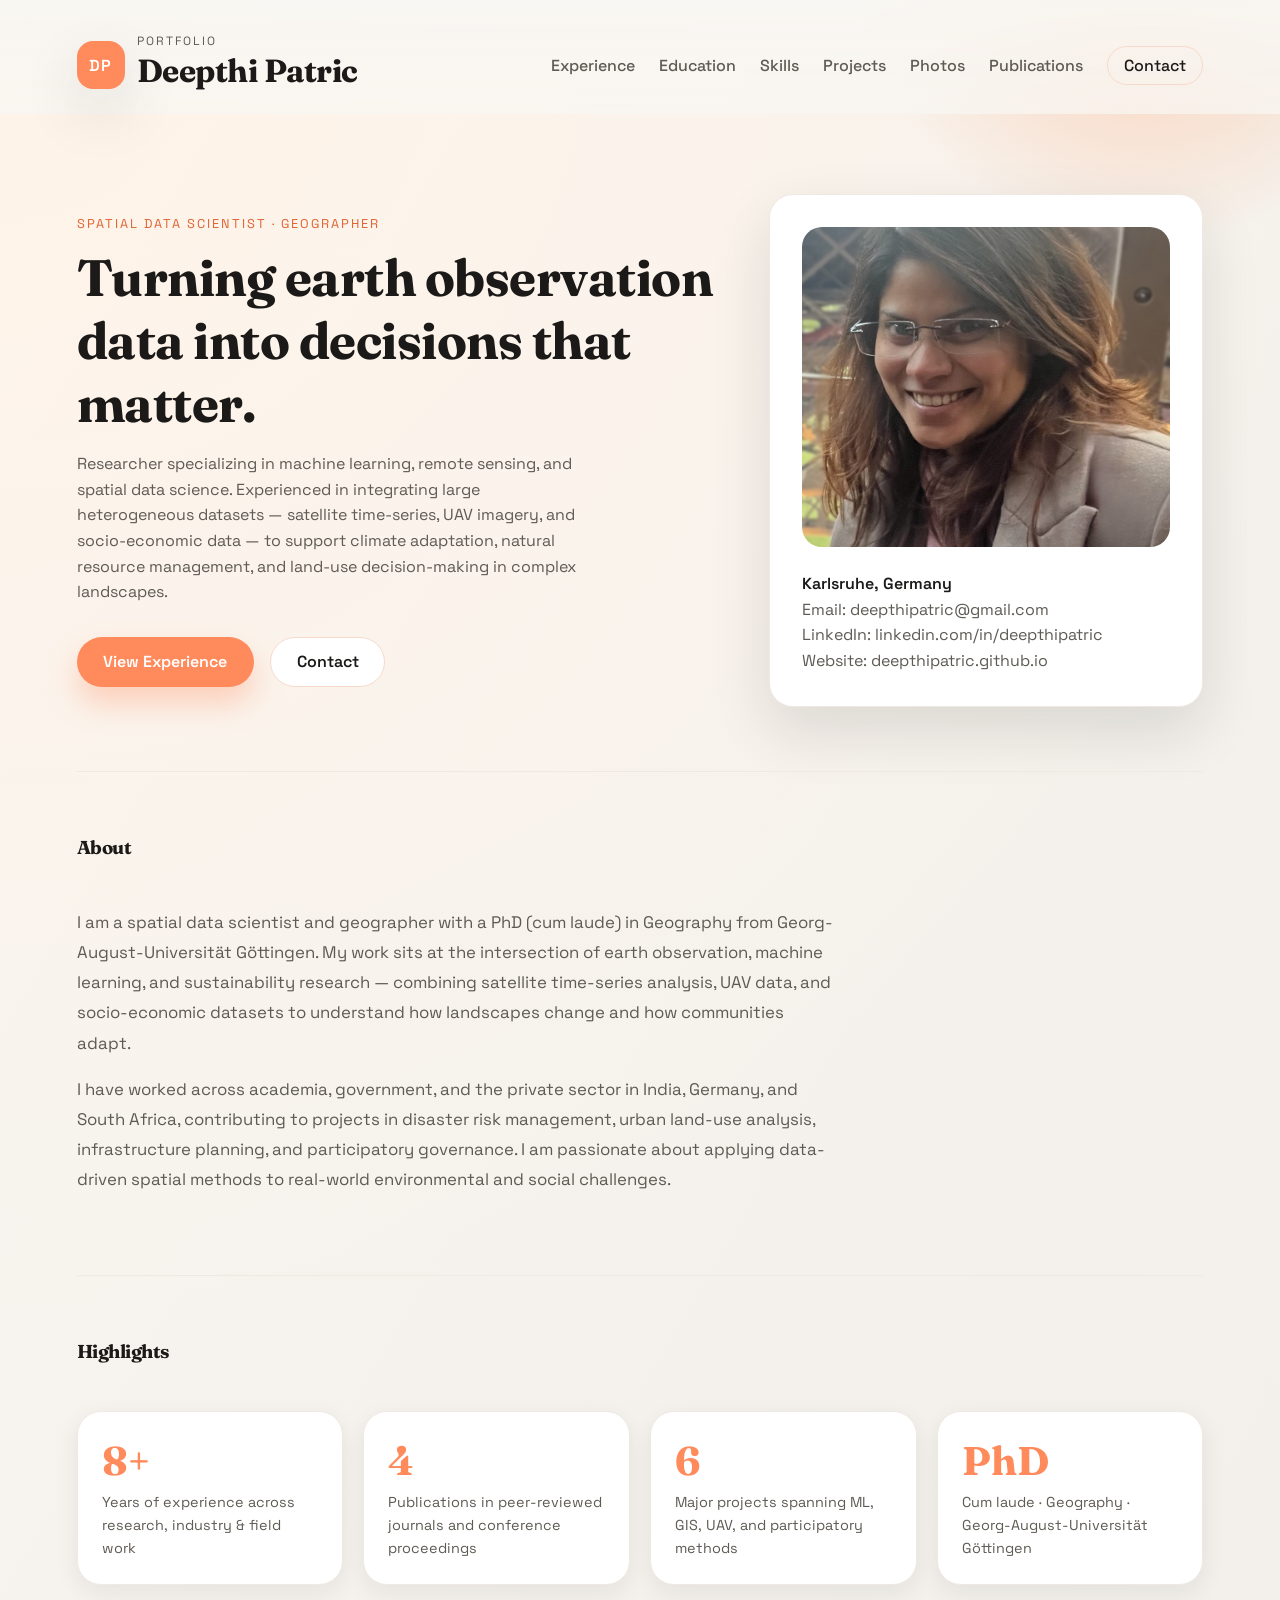
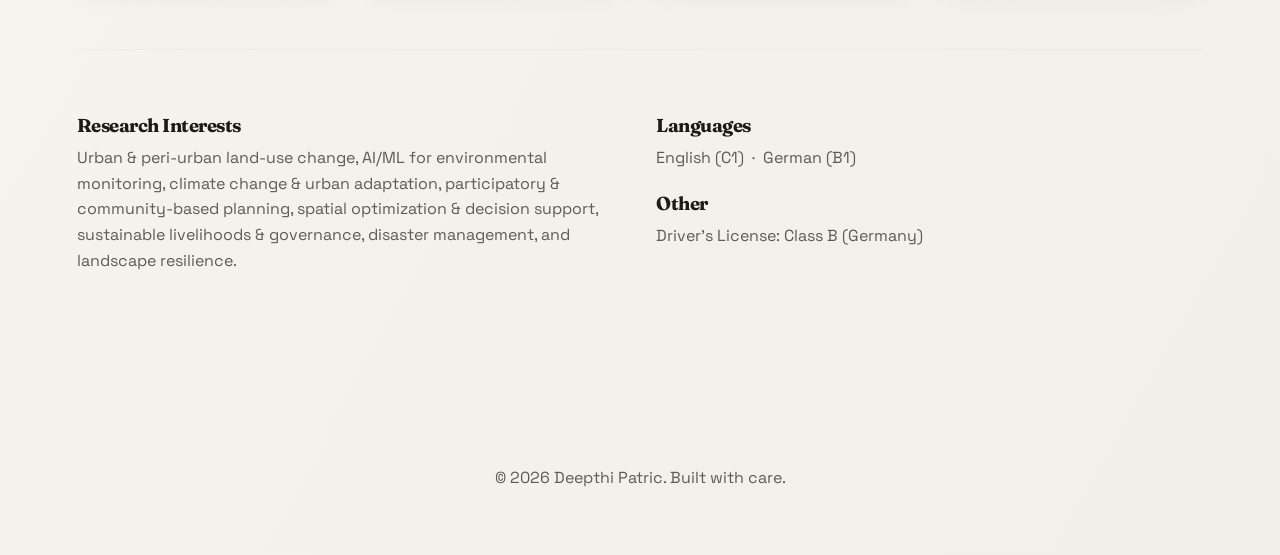
<file: index.html>
<!doctype html>
<html lang="en">
  <head>
    <meta charset="UTF-8" />
    <meta name="viewport" content="width=device-width, initial-scale=1" />
    <title>Deepthi Patric | Spatial Data Scientist</title>
    <!-- Google tag (gtag.js) -->
    <script async src="https://www.googletagmanager.com/gtag/js?id=G-7VV9YY1Y9J"></script>
    <script>
      window.dataLayer = window.dataLayer || [];
      function gtag(){dataLayer.push(arguments);}
      gtag('js', new Date());
      gtag('config', 'G-7VV9YY1Y9J');
    </script>
    <link rel="stylesheet" href="styles.css" />
  </head>
  <body>
    <div class="bg-orbit"></div>
    <header class="site-header">
      <div class="brand">
        <a href="index.html" style="text-decoration:none;color:inherit;display:flex;align-items:center;gap:0.75rem;">
          <span class="mark">DP</span>
          <div>
            <p class="eyebrow">Portfolio</p>
            <h1>Deepthi Patric</h1>
          </div>
        </a>
      </div>
      <nav class="nav">
        <a href="experience.html">Experience</a>
        <a href="education.html">Education</a>
        <a href="skills.html">Skills</a>
        <a href="projects.html">Projects</a>
        <a href="photos.html">Photos</a>
        <a href="publications.html">Publications</a>
        <a class="cta" href="contact.html">Contact</a>
      </nav>
    </header>

    <main>
      <section class="hero">
        <div class="hero-text">
          <p class="kicker">Spatial Data Scientist · Geographer</p>
          <h2>Turning earth observation data into decisions that matter.</h2>
          <p class="lede">
            Researcher specializing in machine learning, remote sensing, and
            spatial data science. Experienced in integrating large heterogeneous
            datasets — satellite time-series, UAV imagery, and socio-economic
            data — to support climate adaptation, natural resource management,
            and land-use decision-making in complex landscapes.
          </p>
          <div class="hero-actions">
            <a class="btn primary" href="experience.html">View Experience</a>
            <a class="btn ghost" href="contact.html">Contact</a>
          </div>
        </div>
        <div class="hero-card profile-card">
          <img
            src="assets/IMG_0739_ed.jpg"
            alt="Deepthi Patric"
            class="profile-photo"
          />
          <div>
            <p class="profile-title">Karlsruhe, Germany</p>
            <p>Email: <a href="mailto:deepthipatric@gmail.com">deepthipatric@gmail.com</a></p>
            <p>LinkedIn: <a href="https://www.linkedin.com/in/deepthipatric">linkedin.com/in/deepthipatric</a></p>
            <p>Website: <a href="https://deepthipatric.github.io/">deepthipatric.github.io</a></p>
          </div>
        </div>
      </section>

      <!-- About / Profile summary -->
      <section class="section">
        <div class="section-title">
          <h3>About</h3>
        </div>
        <div class="about-block">
          <p>
            I am a spatial data scientist and geographer with a PhD (cum laude) in Geography
            from Georg-August-Universität Göttingen. My work sits at the intersection of
            earth observation, machine learning, and sustainability research — combining
            satellite time-series analysis, UAV data, and socio-economic datasets to
            understand how landscapes change and how communities adapt.
          </p>
          <p>
            I have worked across academia, government, and the private sector in India,
            Germany, and South Africa, contributing to projects in disaster risk management,
            urban land-use analysis, infrastructure planning, and participatory governance.
            I am passionate about applying data-driven spatial methods to real-world
            environmental and social challenges.
          </p>
        </div>
      </section>

      <!-- Quick highlights -->
      <section class="section">
        <div class="section-title">
          <h3>Highlights</h3>
        </div>
        <div class="grid highlights">
          <a href="experience.html" class="highlight-card">
            <span class="highlight-num">8+</span>
            <p>Years of experience across research, industry &amp; field work</p>
          </a>
          <a href="publications.html" class="highlight-card">
            <span class="highlight-num">4</span>
            <p>Publications in peer-reviewed journals and conference proceedings</p>
          </a>
          <a href="projects.html" class="highlight-card">
            <span class="highlight-num">6</span>
            <p>Major projects spanning ML, GIS, UAV, and participatory methods</p>
          </a>
          <a href="education.html" class="highlight-card">
            <span class="highlight-num">PhD</span>
            <p>Cum laude · Geography · Georg-August-Universität Göttingen</p>
          </a>
        </div>
      </section>

      <!-- Research interests -->
      <section class="section split">
        <div>
          <h3>Research Interests</h3>
          <p>Urban &amp; peri-urban land-use change, AI/ML for environmental monitoring,
          climate change &amp; urban adaptation, participatory &amp; community-based planning,
          spatial optimization &amp; decision support, sustainable livelihoods &amp; governance,
          disaster management, and landscape resilience.</p>
        </div>
        <div>
          <h3>Languages</h3>
          <p>English (C1) &nbsp;·&nbsp; German (B1)</p>
          <br/>
          <h3>Other</h3>
          <p>Driver's License: Class B (Germany)</p>
        </div>
      </section>
    </main>

    <footer class="site-footer">
      <p>&copy; 2026 Deepthi Patric. Built with care.</p>
    </footer>
    <script src="script.js"></script>
  </body>
</html>
</file>
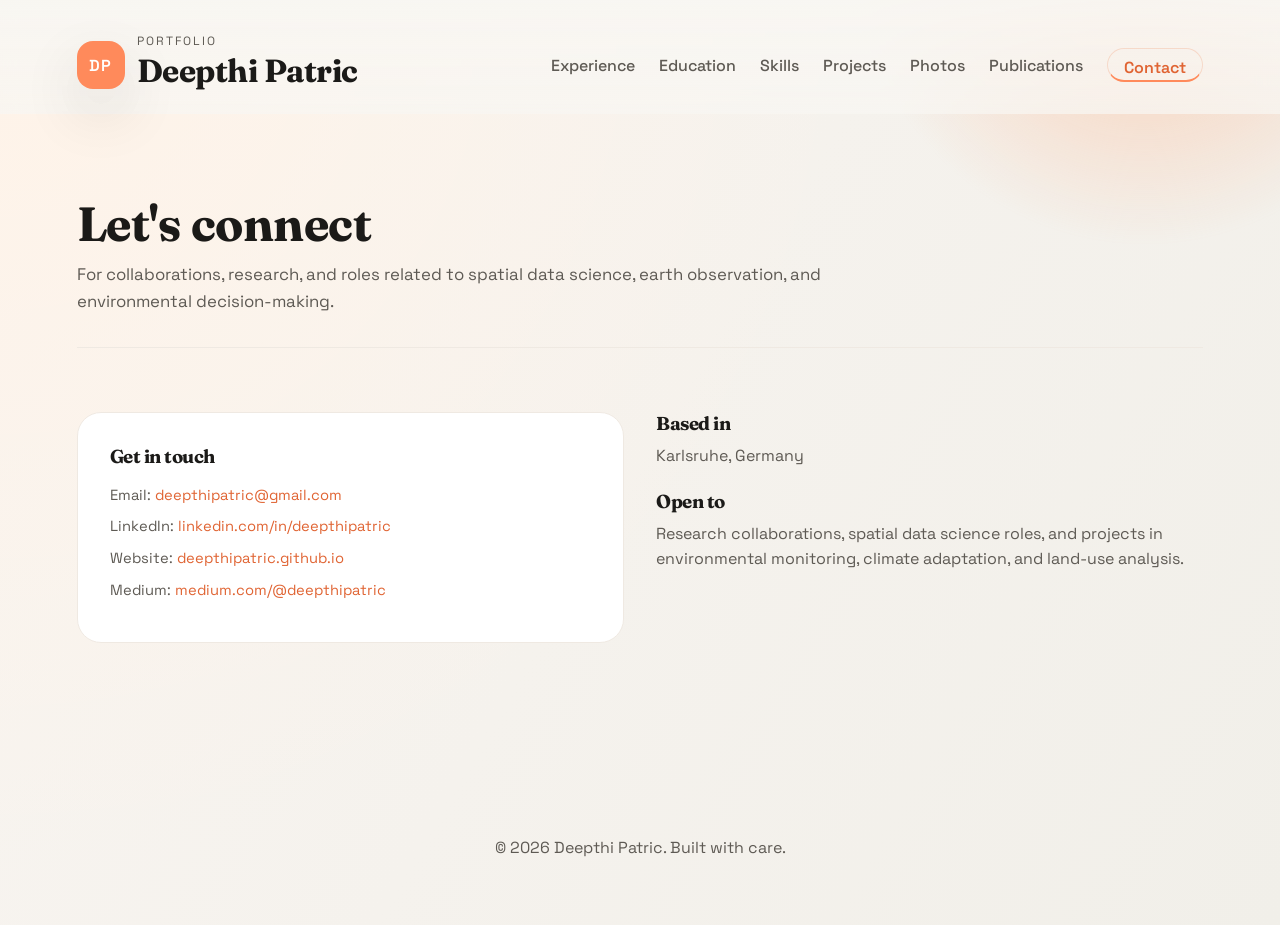
<file: contact.html>
<!doctype html>
<html lang="en">
  <head>
    <meta charset="UTF-8" />
    <meta name="viewport" content="width=device-width, initial-scale=1" />
    <title>Contact | Deepthi Patric</title>
    <!-- Google tag (gtag.js) -->
    <script async src="https://www.googletagmanager.com/gtag/js?id=G-7VV9YY1Y9J"></script>
    <script>
      window.dataLayer = window.dataLayer || [];
      function gtag(){dataLayer.push(arguments);}
      gtag('js', new Date());
      gtag('config', 'G-7VV9YY1Y9J');
    </script>
    <link rel="stylesheet" href="styles.css" />
  </head>
  <body>
    <div class="bg-orbit"></div>
    <header class="site-header">
      <div class="brand">
        <a href="index.html" style="text-decoration:none;color:inherit;display:flex;align-items:center;gap:0.75rem;">
          <span class="mark">DP</span>
          <div>
            <p class="eyebrow">Portfolio</p>
            <h1>Deepthi Patric</h1>
          </div>
        </a>
      </div>
      <nav class="nav">
        <a href="experience.html">Experience</a>
        <a href="education.html">Education</a>
        <a href="skills.html">Skills</a>
        <a href="projects.html">Projects</a>
        <a href="photos.html">Photos</a>
        <a href="publications.html">Publications</a>
        <a class="cta active" href="contact.html">Contact</a>
      </nav>
    </header>

    <main>
      <section class="page-hero">
        <h2>Let's connect</h2>
        <p>For collaborations, research, and roles related to spatial data science, earth observation, and environmental decision-making.</p>
      </section>

      <section class="section split">
        <div class="contact-card">
          <h3>Get in touch</h3>
          <p>Email: <a href="mailto:deepthipatric@gmail.com">deepthipatric@gmail.com</a></p>
          <p>LinkedIn: <a href="https://www.linkedin.com/in/deepthipatric" target="_blank" rel="noopener">linkedin.com/in/deepthipatric</a></p>
          <p>Website: <a href="https://deepthipatric.github.io/">deepthipatric.github.io</a></p>
          <p>Medium: <a href="https://medium.com/@deepthipatric" target="_blank" rel="noopener">medium.com/@deepthipatric</a></p>
        </div>

        <div>
          <h3>Based in</h3>
          <p>Karlsruhe, Germany</p>
          <br/>
          <h3>Open to</h3>
          <p>Research collaborations, spatial data science roles, and projects in environmental monitoring, climate adaptation, and land-use analysis.</p>
        </div>
      </section>
    </main>

    <footer class="site-footer">
      <p>&copy; 2026 Deepthi Patric. Built with care.</p>
    </footer>
    <script src="script.js"></script>
  </body>
</html>
</file>
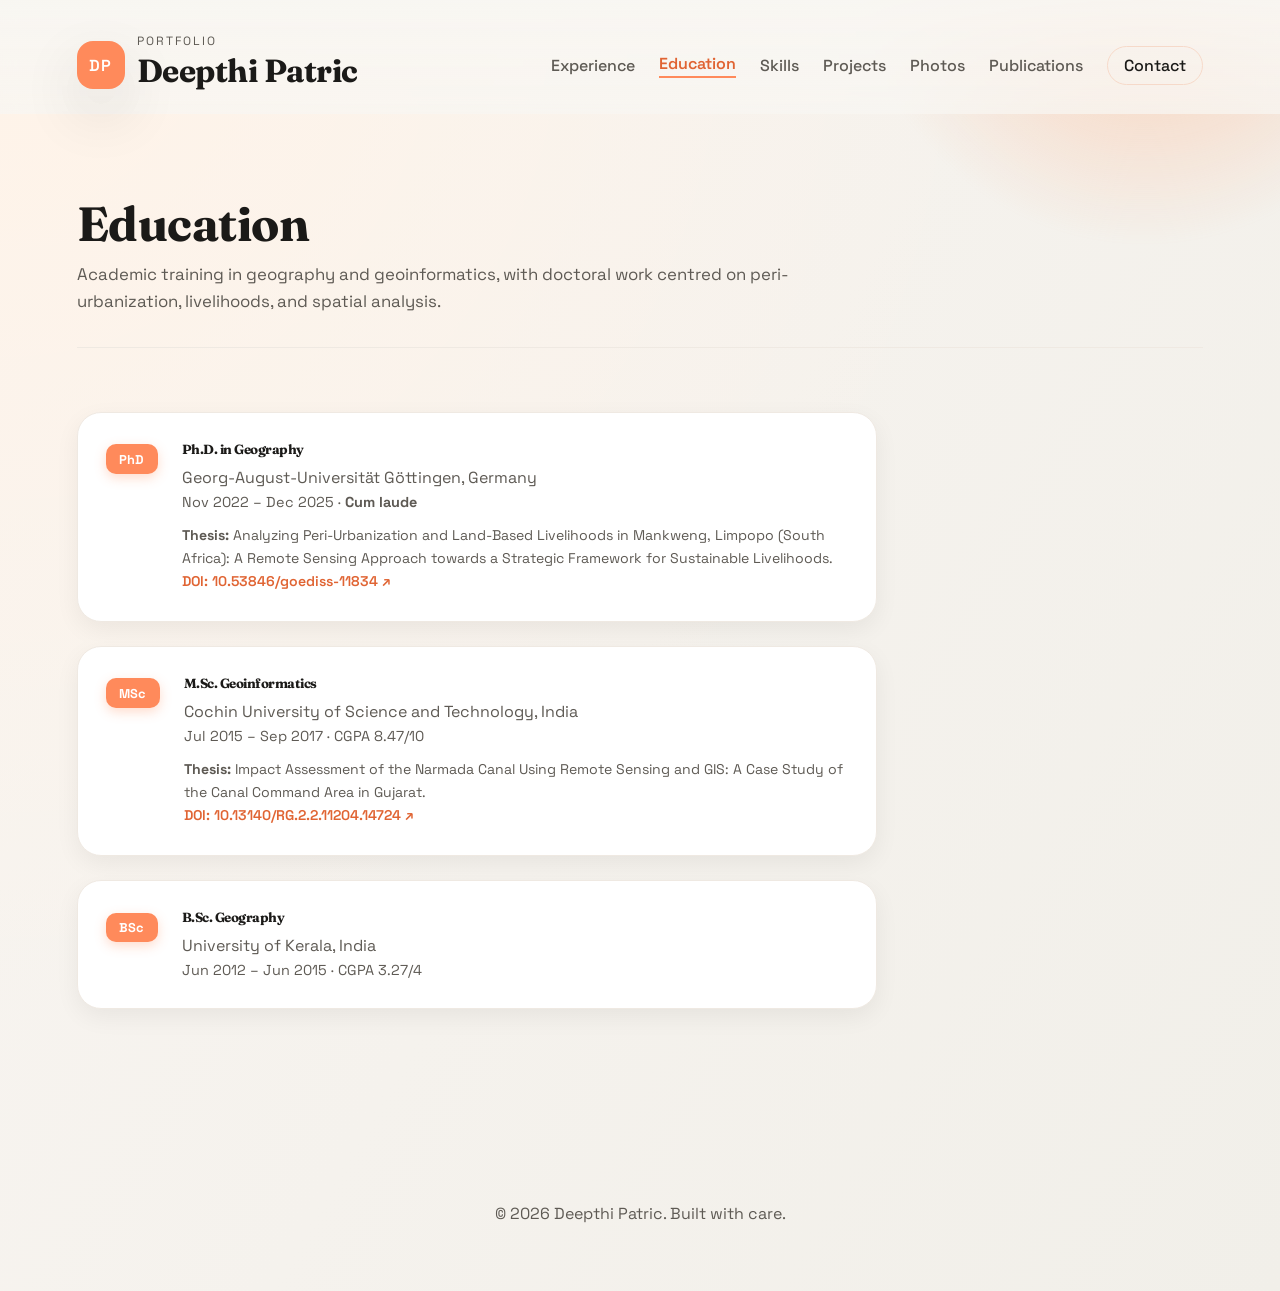
<file: education.html>
<!doctype html>
<html lang="en">
  <head>
    <meta charset="UTF-8" />
    <meta name="viewport" content="width=device-width, initial-scale=1" />
    <title>Education | Deepthi Patric</title>
    <!-- Google tag (gtag.js) -->
    <script async src="https://www.googletagmanager.com/gtag/js?id=G-7VV9YY1Y9J"></script>
    <script>
      window.dataLayer = window.dataLayer || [];
      function gtag(){dataLayer.push(arguments);}
      gtag('js', new Date());
      gtag('config', 'G-7VV9YY1Y9J');
    </script>
    <link rel="stylesheet" href="styles.css" />
  </head>
  <body>
    <div class="bg-orbit"></div>
    <header class="site-header">
      <div class="brand">
        <a href="index.html" style="text-decoration:none;color:inherit;display:flex;align-items:center;gap:0.75rem;">
          <span class="mark">DP</span>
          <div>
            <p class="eyebrow">Portfolio</p>
            <h1>Deepthi Patric</h1>
          </div>
        </a>
      </div>
      <nav class="nav">
        <a href="experience.html">Experience</a>
        <a href="education.html" class="active">Education</a>
        <a href="skills.html">Skills</a>
        <a href="projects.html">Projects</a>
        <a href="photos.html">Photos</a>
        <a href="publications.html">Publications</a>
        <a class="cta" href="contact.html">Contact</a>
      </nav>
    </header>

    <main>
      <section class="page-hero">
        <h2>Education</h2>
        <p>Academic training in geography and geoinformatics, with doctoral work centred on peri-urbanization, livelihoods, and spatial analysis.</p>
      </section>

      <section class="section">
        <div class="edu-list edu-list--full">
          <div class="edu edu--card">
            <div class="edu-badge">PhD</div>
            <div>
              <h5>Ph.D. in Geography</h5>
              <p>Georg-August-Universität Göttingen, Germany</p>
              <span>Nov 2022 – Dec 2025 · <strong>Cum laude</strong></span>
              <p class="edu-thesis">
                <strong>Thesis:</strong> Analyzing Peri-Urbanization and Land-Based Livelihoods in Mankweng,
                Limpopo (South Africa): A Remote Sensing Approach towards a Strategic Framework for
                Sustainable Livelihoods.<br/>
                <a href="http://dx.doi.org/10.53846/goediss-11834" target="_blank" rel="noopener">DOI: 10.53846/goediss-11834 ↗</a>
              </p>
            </div>
          </div>

          <div class="edu edu--card">
            <div class="edu-badge">MSc</div>
            <div>
              <h5>M.Sc. Geoinformatics</h5>
              <p>Cochin University of Science and Technology, India</p>
              <span>Jul 2015 – Sep 2017 · CGPA 8.47/10</span>
              <p class="edu-thesis">
                <strong>Thesis:</strong> Impact Assessment of the Narmada Canal Using Remote Sensing and GIS:
                A Case Study of the Canal Command Area in Gujarat.<br/>
                <a href="https://doi.org/10.13140/RG.2.2.11204.14724" target="_blank" rel="noopener">DOI: 10.13140/RG.2.2.11204.14724 ↗</a>
              </p>
            </div>
          </div>

          <div class="edu edu--card">
            <div class="edu-badge">BSc</div>
            <div>
              <h5>B.Sc. Geography</h5>
              <p>University of Kerala, India</p>
              <span>Jun 2012 – Jun 2015 · CGPA 3.27/4</span>
            </div>
          </div>
        </div>
      </section>
    </main>

    <footer class="site-footer">
      <p>&copy; 2026 Deepthi Patric. Built with care.</p>
    </footer>
    <script src="script.js"></script>
  </body>
</html>
</file>
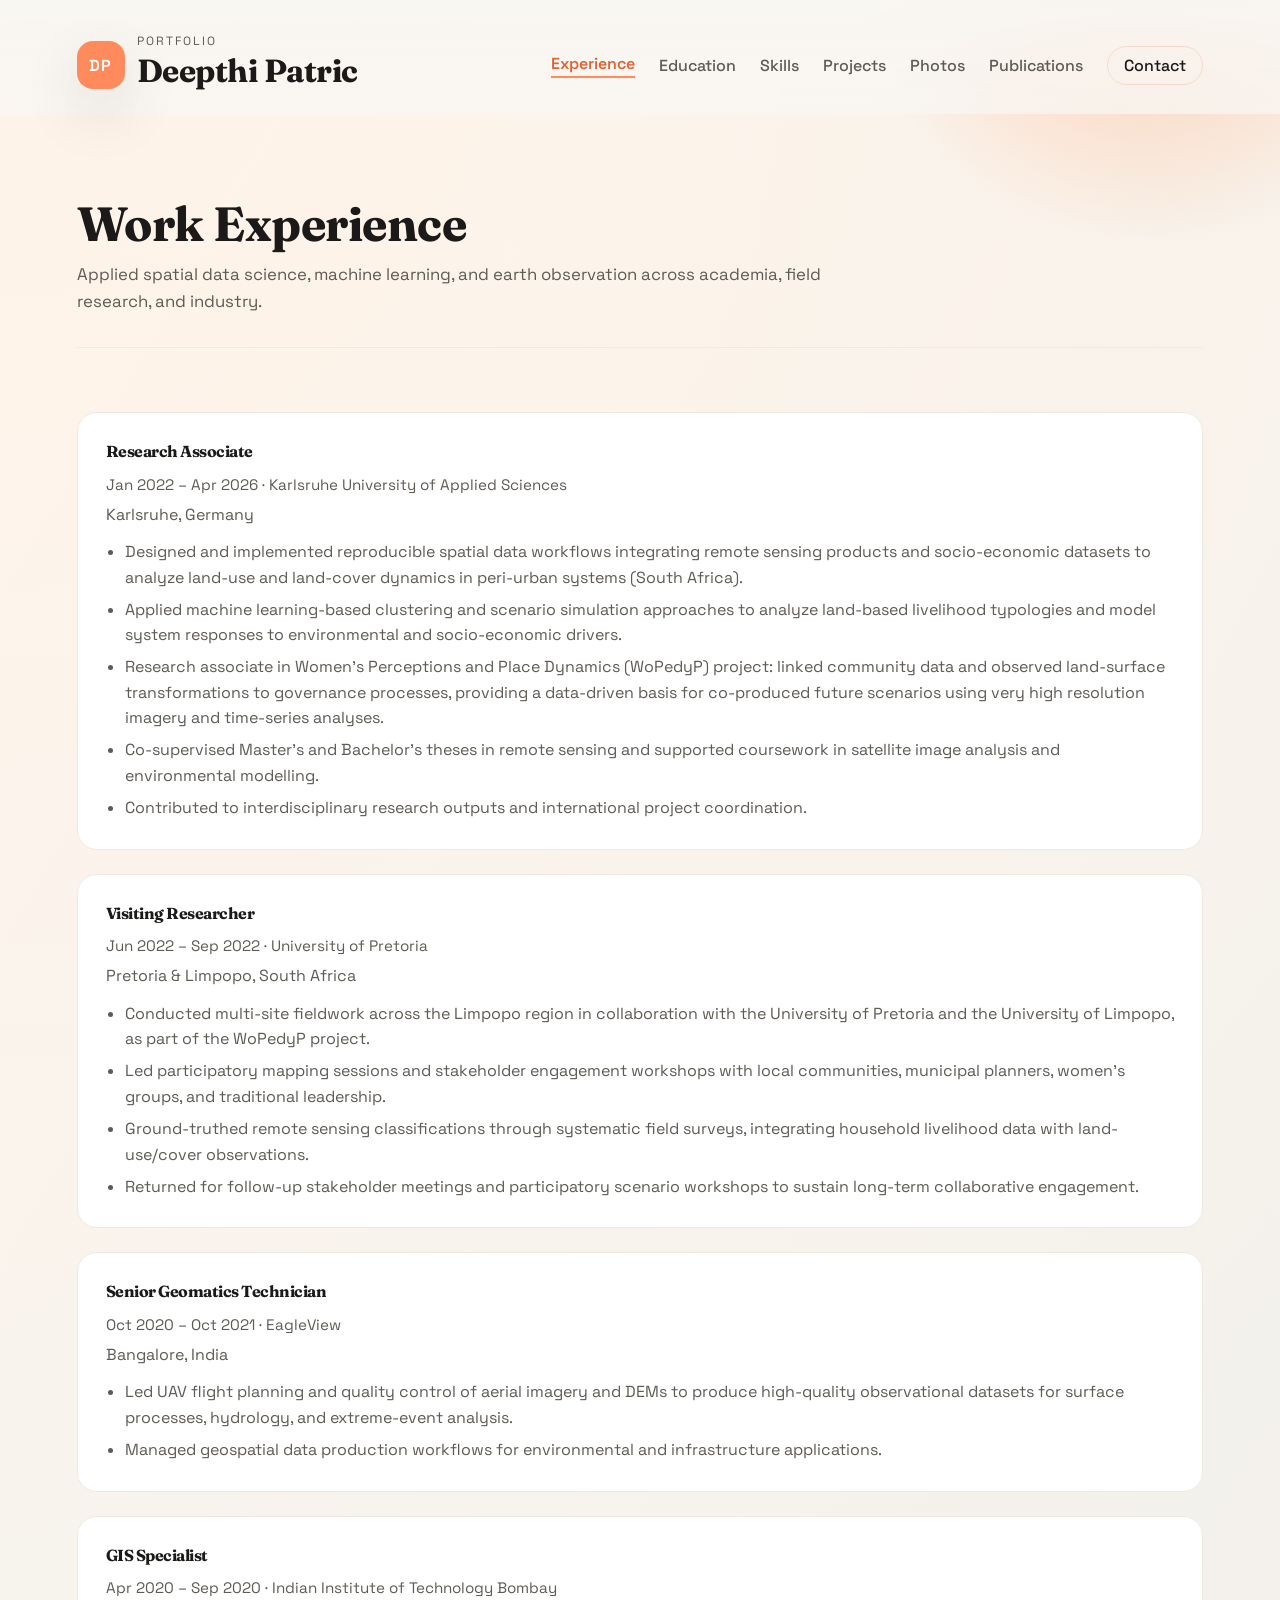
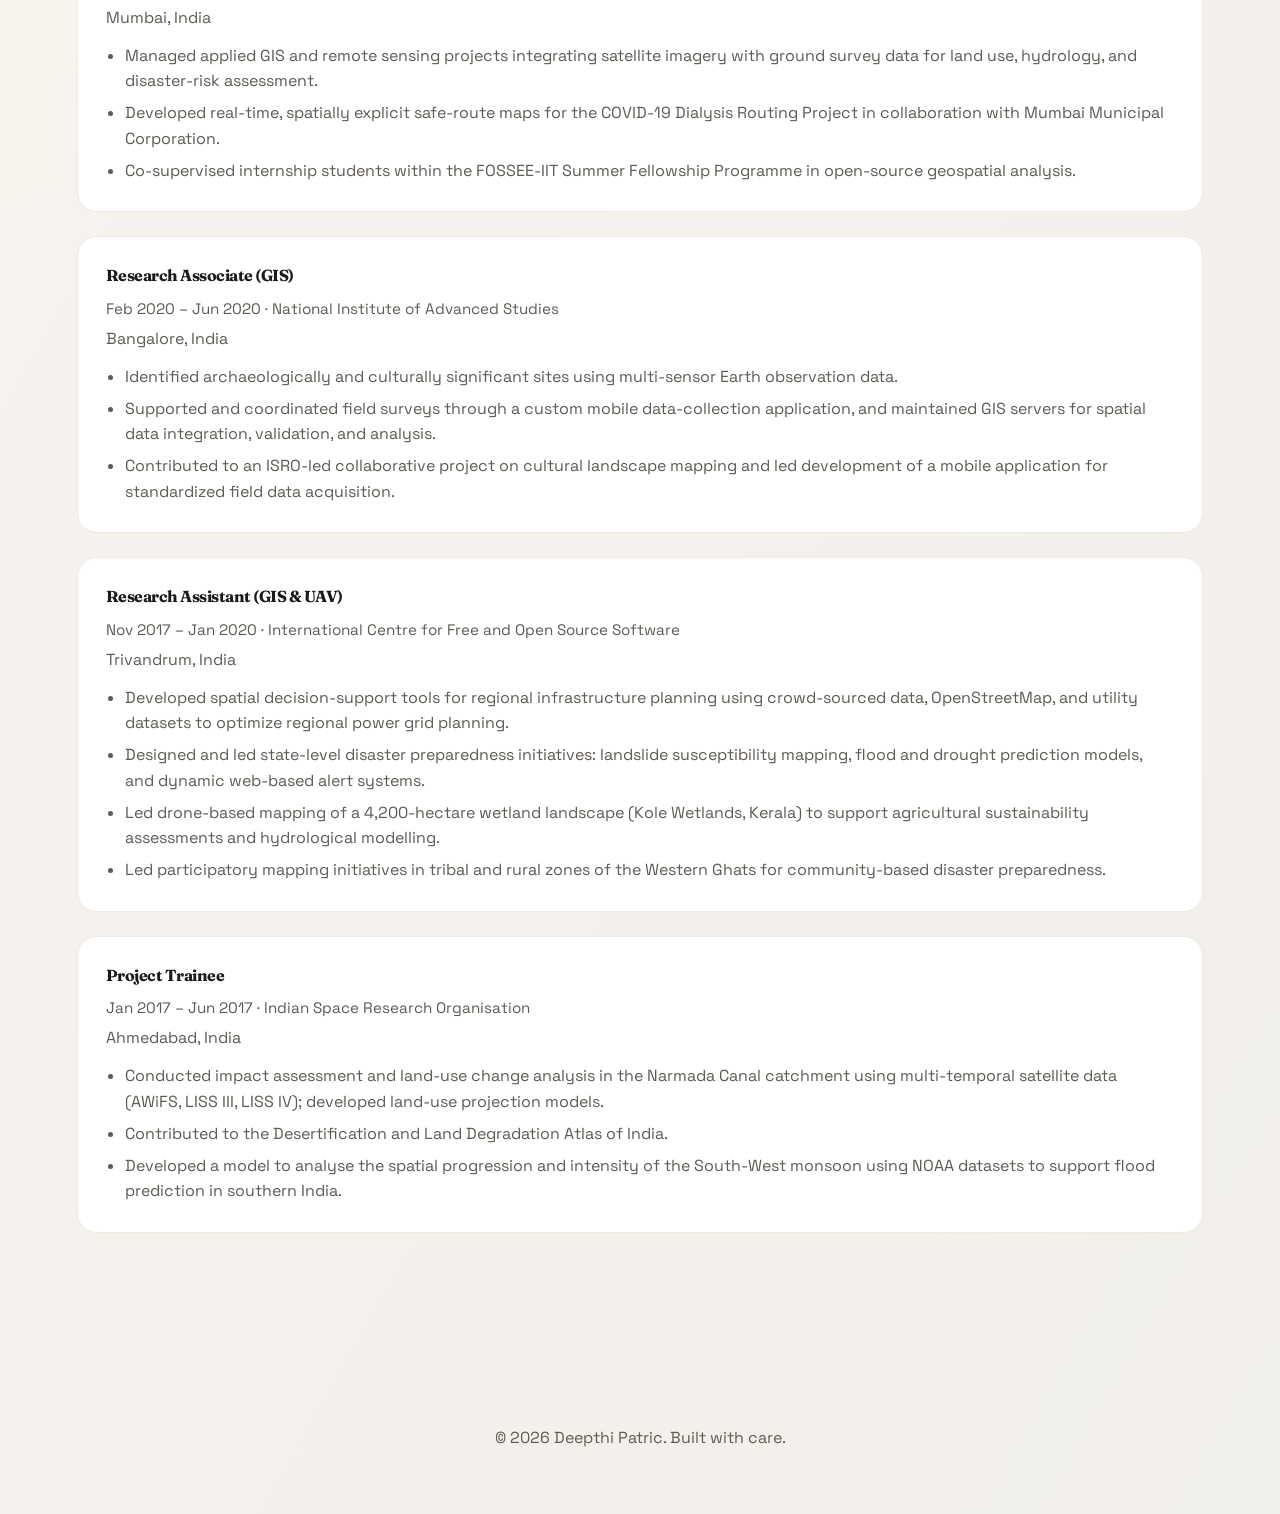
<file: experience.html>
<!doctype html>
<html lang="en">
  <head>
    <meta charset="UTF-8" />
    <meta name="viewport" content="width=device-width, initial-scale=1" />
    <title>Experience | Deepthi Patric</title>
    <!-- Google tag (gtag.js) -->
    <script async src="https://www.googletagmanager.com/gtag/js?id=G-7VV9YY1Y9J"></script>
    <script>
      window.dataLayer = window.dataLayer || [];
      function gtag(){dataLayer.push(arguments);}
      gtag('js', new Date());
      gtag('config', 'G-7VV9YY1Y9J');
    </script>
    <link rel="stylesheet" href="styles.css" />
  </head>
  <body>
    <div class="bg-orbit"></div>
    <header class="site-header">
      <div class="brand">
        <a href="index.html" style="text-decoration:none;color:inherit;display:flex;align-items:center;gap:0.75rem;">
          <span class="mark">DP</span>
          <div>
            <p class="eyebrow">Portfolio</p>
            <h1>Deepthi Patric</h1>
          </div>
        </a>
      </div>
      <nav class="nav">
        <a href="experience.html" class="active">Experience</a>
        <a href="education.html">Education</a>
        <a href="skills.html">Skills</a>
        <a href="projects.html">Projects</a>
        <a href="photos.html">Photos</a>
        <a href="publications.html">Publications</a>
        <a class="cta" href="contact.html">Contact</a>
      </nav>
    </header>

    <main>
      <section class="page-hero">
        <h2>Work Experience</h2>
        <p>Applied spatial data science, machine learning, and earth observation across academia, field research, and industry.</p>
      </section>

      <section class="section">
        <div class="timeline">
          <article class="role">
            <div class="role-title">
              <h4>Research Associate</h4>
              <span>Jan 2022 – Apr 2026 · Karlsruhe University of Applied Sciences</span>
            </div>
            <p>Karlsruhe, Germany</p>
            <ul>
              <li>Designed and implemented reproducible spatial data workflows integrating remote sensing products and socio-economic datasets to analyze land-use and land-cover dynamics in peri-urban systems (South Africa).</li>
              <li>Applied machine learning-based clustering and scenario simulation approaches to analyze land-based livelihood typologies and model system responses to environmental and socio-economic drivers.</li>
              <li>Research associate in Women's Perceptions and Place Dynamics (WoPedyP) project: linked community data and observed land-surface transformations to governance processes, providing a data-driven basis for co-produced future scenarios using very high resolution imagery and time-series analyses.</li>
              <li>Co-supervised Master's and Bachelor's theses in remote sensing and supported coursework in satellite image analysis and environmental modelling.</li>
              <li>Contributed to interdisciplinary research outputs and international project coordination.</li>
            </ul>
          </article>

          <article class="role">
            <div class="role-title">
              <h4>Visiting Researcher</h4>
              <span>Jun 2022 – Sep 2022 · University of Pretoria</span>
            </div>
            <p>Pretoria &amp; Limpopo, South Africa</p>
            <ul>
              <li>Conducted multi-site fieldwork across the Limpopo region in collaboration with the University of Pretoria and the University of Limpopo, as part of the WoPedyP project.</li>
              <li>Led participatory mapping sessions and stakeholder engagement workshops with local communities, municipal planners, women's groups, and traditional leadership.</li>
              <li>Ground-truthed remote sensing classifications through systematic field surveys, integrating household livelihood data with land-use/cover observations.</li>
              <li>Returned for follow-up stakeholder meetings and participatory scenario workshops to sustain long-term collaborative engagement.</li>
            </ul>
          </article>

          <article class="role">
            <div class="role-title">
              <h4>Senior Geomatics Technician</h4>
              <span>Oct 2020 – Oct 2021 · EagleView</span>
            </div>
            <p>Bangalore, India</p>
            <ul>
              <li>Led UAV flight planning and quality control of aerial imagery and DEMs to produce high-quality observational datasets for surface processes, hydrology, and extreme-event analysis.</li>
              <li>Managed geospatial data production workflows for environmental and infrastructure applications.</li>
            </ul>
          </article>

          <article class="role">
            <div class="role-title">
              <h4>GIS Specialist</h4>
              <span>Apr 2020 – Sep 2020 · Indian Institute of Technology Bombay</span>
            </div>
            <p>Mumbai, India</p>
            <ul>
              <li>Managed applied GIS and remote sensing projects integrating satellite imagery with ground survey data for land use, hydrology, and disaster-risk assessment.</li>
              <li>Developed real-time, spatially explicit safe-route maps for the COVID-19 Dialysis Routing Project in collaboration with Mumbai Municipal Corporation.</li>
              <li>Co-supervised internship students within the FOSSEE-IIT Summer Fellowship Programme in open-source geospatial analysis.</li>
            </ul>
          </article>

          <article class="role">
            <div class="role-title">
              <h4>Research Associate (GIS)</h4>
              <span>Feb 2020 – Jun 2020 · National Institute of Advanced Studies</span>
            </div>
            <p>Bangalore, India</p>
            <ul>
              <li>Identified archaeologically and culturally significant sites using multi-sensor Earth observation data.</li>
              <li>Supported and coordinated field surveys through a custom mobile data-collection application, and maintained GIS servers for spatial data integration, validation, and analysis.</li>
              <li>Contributed to an ISRO-led collaborative project on cultural landscape mapping and led development of a mobile application for standardized field data acquisition.</li>
            </ul>
          </article>

          <article class="role">
            <div class="role-title">
              <h4>Research Assistant (GIS &amp; UAV)</h4>
              <span>Nov 2017 – Jan 2020 · International Centre for Free and Open Source Software</span>
            </div>
            <p>Trivandrum, India</p>
            <ul>
              <li>Developed spatial decision-support tools for regional infrastructure planning using crowd-sourced data, OpenStreetMap, and utility datasets to optimize regional power grid planning.</li>
              <li>Designed and led state-level disaster preparedness initiatives: landslide susceptibility mapping, flood and drought prediction models, and dynamic web-based alert systems.</li>
              <li>Led drone-based mapping of a 4,200-hectare wetland landscape (Kole Wetlands, Kerala) to support agricultural sustainability assessments and hydrological modelling.</li>
              <li>Led participatory mapping initiatives in tribal and rural zones of the Western Ghats for community-based disaster preparedness.</li>
            </ul>
          </article>

          <article class="role">
            <div class="role-title">
              <h4>Project Trainee</h4>
              <span>Jan 2017 – Jun 2017 · Indian Space Research Organisation</span>
            </div>
            <p>Ahmedabad, India</p>
            <ul>
              <li>Conducted impact assessment and land-use change analysis in the Narmada Canal catchment using multi-temporal satellite data (AWiFS, LISS III, LISS IV); developed land-use projection models.</li>
              <li>Contributed to the Desertification and Land Degradation Atlas of India.</li>
              <li>Developed a model to analyse the spatial progression and intensity of the South-West monsoon using NOAA datasets to support flood prediction in southern India.</li>
            </ul>
          </article>
        </div>
      </section>
    </main>

    <footer class="site-footer">
      <p>&copy; 2026 Deepthi Patric. Built with care.</p>
    </footer>
    <script src="script.js"></script>
  </body>
</html>
</file>
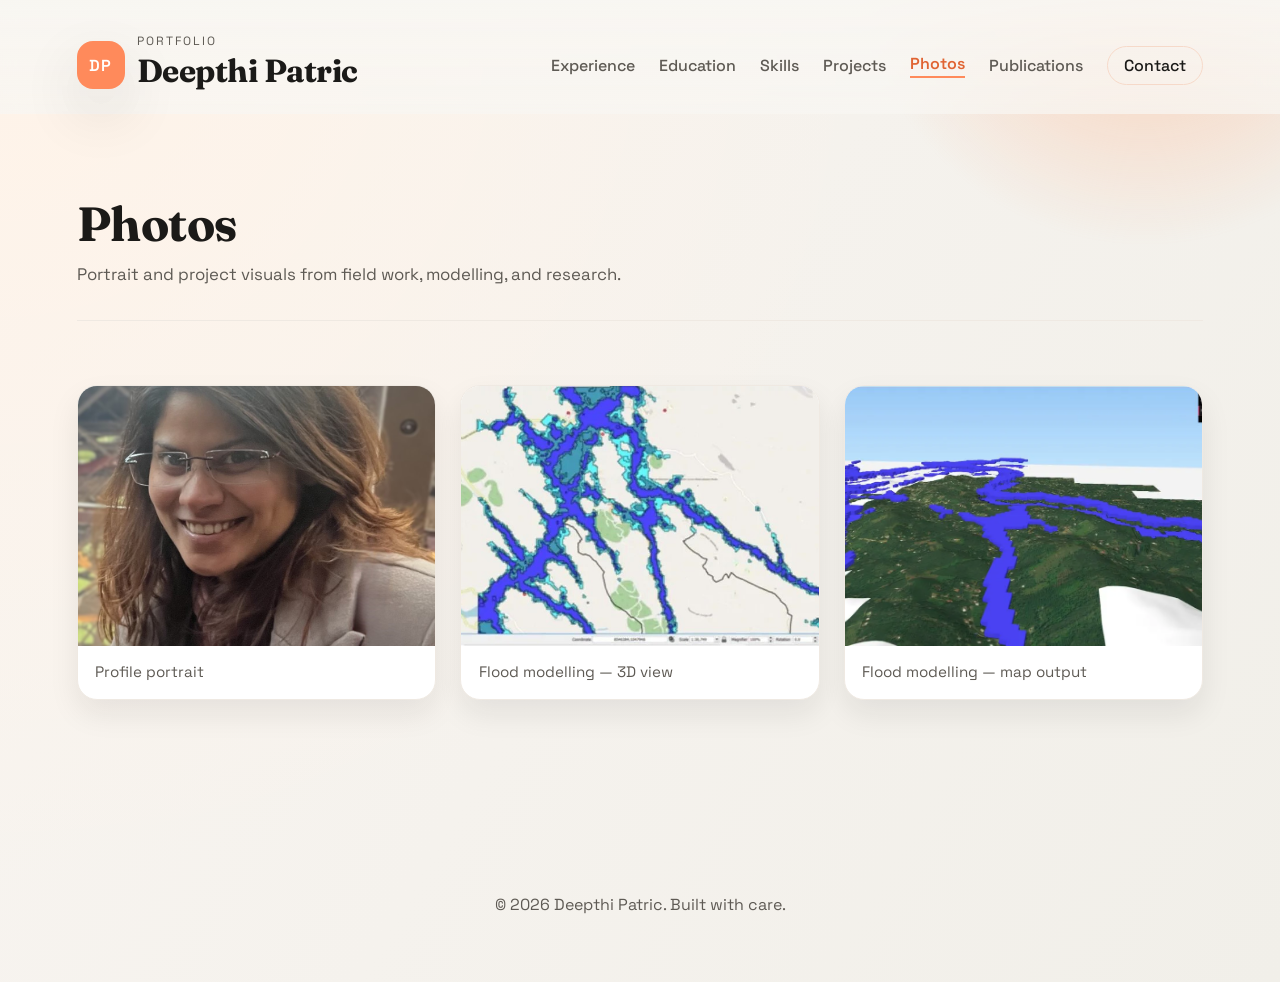
<file: photos.html>
<!doctype html>
<html lang="en">
  <head>
    <meta charset="UTF-8" />
    <meta name="viewport" content="width=device-width, initial-scale=1" />
    <title>Photos | Deepthi Patric</title>
    <!-- Google tag (gtag.js) -->
    <script async src="https://www.googletagmanager.com/gtag/js?id=G-7VV9YY1Y9J"></script>
    <script>
      window.dataLayer = window.dataLayer || [];
      function gtag(){dataLayer.push(arguments);}
      gtag('js', new Date());
      gtag('config', 'G-7VV9YY1Y9J');
    </script>
    <link rel="stylesheet" href="styles.css" />
  </head>
  <body>
    <div class="bg-orbit"></div>
    <header class="site-header">
      <div class="brand">
        <a href="index.html" style="text-decoration:none;color:inherit;display:flex;align-items:center;gap:0.75rem;">
          <span class="mark">DP</span>
          <div>
            <p class="eyebrow">Portfolio</p>
            <h1>Deepthi Patric</h1>
          </div>
        </a>
      </div>
      <nav class="nav">
        <a href="experience.html">Experience</a>
        <a href="education.html">Education</a>
        <a href="skills.html">Skills</a>
        <a href="projects.html">Projects</a>
        <a href="photos.html" class="active">Photos</a>
        <a href="publications.html">Publications</a>
        <a class="cta" href="contact.html">Contact</a>
      </nav>
    </header>

    <main>
      <section class="page-hero">
        <h2>Photos</h2>
        <p>Portrait and project visuals from field work, modelling, and research.</p>
      </section>

      <section class="section">
        <div class="photo-grid">

          <!-- Profile photo -->
          <figure class="photo-card">
            <img src="assets/IMG_0739_ed.jpg" alt="Portrait of Deepthi Patric" />
            <figcaption>Profile portrait</figcaption>
          </figure>

          <!-- Flood modelling visuals -->
          <figure class="photo-card">
            <img src="assets/flood1.jpg" alt="Flood modelling visual in 3D view" />
            <figcaption>Flood modelling — 3D view</figcaption>
          </figure>

          <figure class="photo-card">
            <img src="assets/flood2.webp" alt="Flood modelling map output" />
            <figcaption>Flood modelling — map output</figcaption>
          </figure>

          <!-- ============================================================
               HOW TO ADD MORE PHOTOS
               ============================================================
               1. Upload your image file into the "assets/" folder in your
                  GitHub repository.
               2. Copy the <figure> block below (remove the comment markers).
               3. Change src, alt, and figcaption to match your photo.
               4. Paste it anywhere inside this photo-grid div.
               5. Supported formats: .jpg  .jpeg  .png  .webp  .gif

          <figure class="photo-card">
            <img src="assets/YOUR-PHOTO.jpg" alt="Brief description" />
            <figcaption>Your caption here</figcaption>
          </figure>
               ============================================================ -->

        </div>
      </section>
    </main>

    <footer class="site-footer">
      <p>&copy; 2026 Deepthi Patric. Built with care.</p>
    </footer>
    <script src="script.js"></script>
  </body>
</html>
</file>
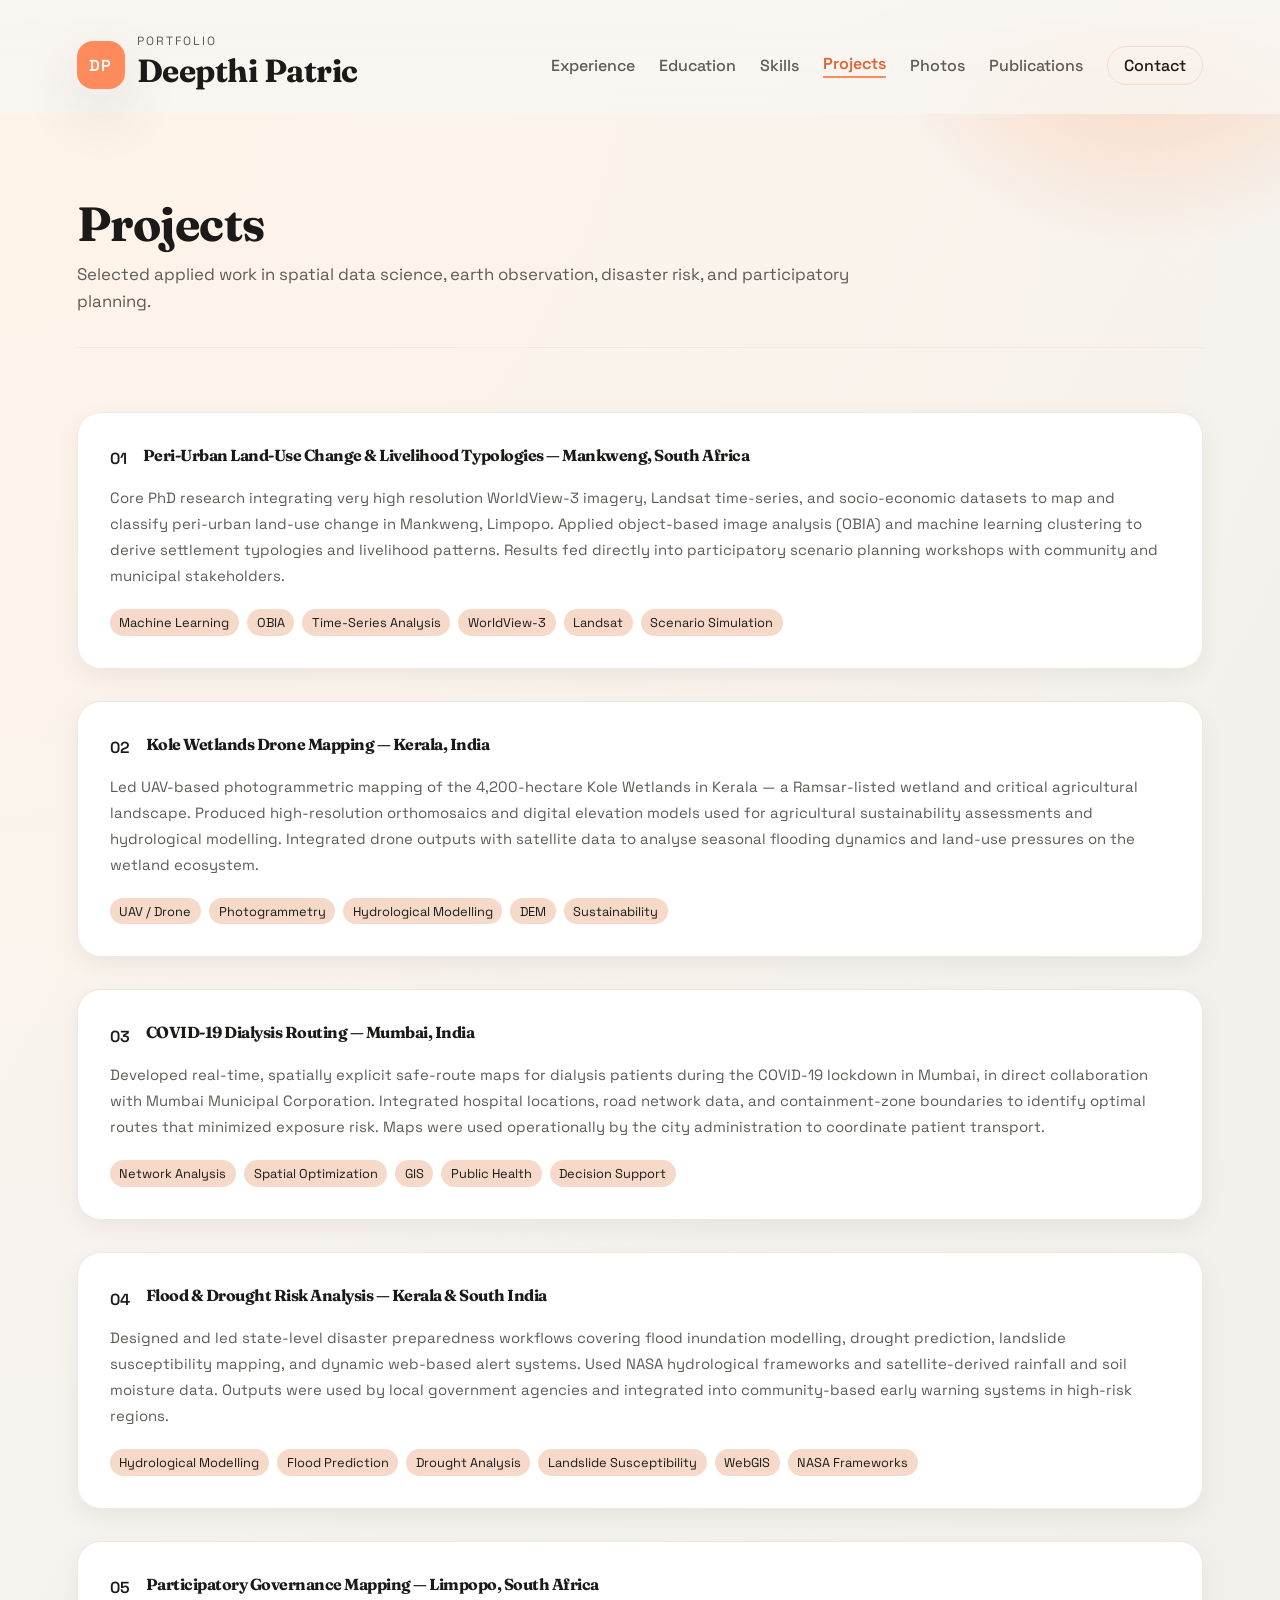
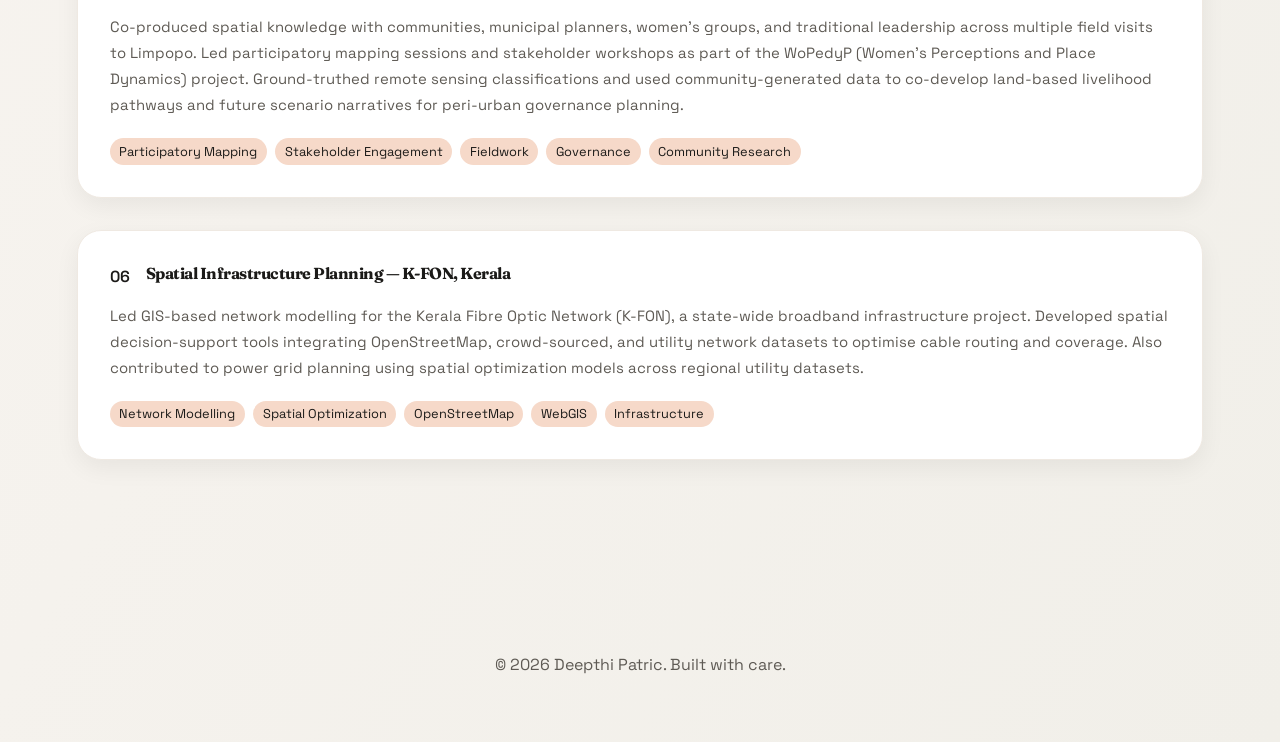
<file: projects.html>
<!doctype html>
<html lang="en">
  <head>
    <meta charset="UTF-8" />
    <meta name="viewport" content="width=device-width, initial-scale=1" />
    <title>Projects | Deepthi Patric</title>
    <!-- Google tag (gtag.js) -->
    <script async src="https://www.googletagmanager.com/gtag/js?id=G-7VV9YY1Y9J"></script>
    <script>
      window.dataLayer = window.dataLayer || [];
      function gtag(){dataLayer.push(arguments);}
      gtag('js', new Date());
      gtag('config', 'G-7VV9YY1Y9J');
    </script>
    <link rel="stylesheet" href="styles.css" />
  </head>
  <body>
    <div class="bg-orbit"></div>
    <header class="site-header">
      <div class="brand">
        <a href="index.html" style="text-decoration:none;color:inherit;display:flex;align-items:center;gap:0.75rem;">
          <span class="mark">DP</span>
          <div>
            <p class="eyebrow">Portfolio</p>
            <h1>Deepthi Patric</h1>
          </div>
        </a>
      </div>
      <nav class="nav">
        <a href="experience.html">Experience</a>
        <a href="education.html">Education</a>
        <a href="skills.html">Skills</a>
        <a href="projects.html" class="active">Projects</a>
        <a href="photos.html">Photos</a>
        <a href="publications.html">Publications</a>
        <a class="cta" href="contact.html">Contact</a>
      </nav>
    </header>

    <main>
      <section class="page-hero">
        <h2>Projects</h2>
        <p>Selected applied work in spatial data science, earth observation, disaster risk, and participatory planning.</p>
      </section>

      <section class="section">
        <div class="projects-full">

          <article class="project project--full">
            <div class="project-meta">
              <span>01</span>
              <h4>Peri-Urban Land-Use Change &amp; Livelihood Typologies — Mankweng, South Africa</h4>
            </div>
            <p>
              Core PhD research integrating very high resolution WorldView-3 imagery, Landsat time-series,
              and socio-economic datasets to map and classify peri-urban land-use change in Mankweng,
              Limpopo. Applied object-based image analysis (OBIA) and machine learning clustering
              to derive settlement typologies and livelihood patterns. Results fed directly into
              participatory scenario planning workshops with community and municipal stakeholders.
            </p>
            <div class="project-tags">
              <span>Machine Learning</span>
              <span>OBIA</span>
              <span>Time-Series Analysis</span>
              <span>WorldView-3</span>
              <span>Landsat</span>
              <span>Scenario Simulation</span>
            </div>
          </article>

          <article class="project project--full">
            <div class="project-meta">
              <span>02</span>
              <h4>Kole Wetlands Drone Mapping — Kerala, India</h4>
            </div>
            <p>
              Led UAV-based photogrammetric mapping of the 4,200-hectare Kole Wetlands in Kerala —
              a Ramsar-listed wetland and critical agricultural landscape. Produced high-resolution
              orthomosaics and digital elevation models used for agricultural sustainability
              assessments and hydrological modelling. Integrated drone outputs with satellite data
              to analyse seasonal flooding dynamics and land-use pressures on the wetland ecosystem.
            </p>
            <div class="project-tags">
              <span>UAV / Drone</span>
              <span>Photogrammetry</span>
              <span>Hydrological Modelling</span>
              <span>DEM</span>
              <span>Sustainability</span>
            </div>
          </article>

          <article class="project project--full">
            <div class="project-meta">
              <span>03</span>
              <h4>COVID-19 Dialysis Routing — Mumbai, India</h4>
            </div>
            <p>
              Developed real-time, spatially explicit safe-route maps for dialysis patients during
              the COVID-19 lockdown in Mumbai, in direct collaboration with Mumbai Municipal
              Corporation. Integrated hospital locations, road network data, and containment-zone
              boundaries to identify optimal routes that minimized exposure risk. Maps were used
              operationally by the city administration to coordinate patient transport.
            </p>
            <div class="project-tags">
              <span>Network Analysis</span>
              <span>Spatial Optimization</span>
              <span>GIS</span>
              <span>Public Health</span>
              <span>Decision Support</span>
            </div>
          </article>

          <article class="project project--full">
            <div class="project-meta">
              <span>04</span>
              <h4>Flood &amp; Drought Risk Analysis — Kerala &amp; South India</h4>
            </div>
            <p>
              Designed and led state-level disaster preparedness workflows covering flood inundation
              modelling, drought prediction, landslide susceptibility mapping, and dynamic web-based
              alert systems. Used NASA hydrological frameworks and satellite-derived rainfall and
              soil moisture data. Outputs were used by local government agencies and integrated into
              community-based early warning systems in high-risk regions.
            </p>
            <div class="project-tags">
              <span>Hydrological Modelling</span>
              <span>Flood Prediction</span>
              <span>Drought Analysis</span>
              <span>Landslide Susceptibility</span>
              <span>WebGIS</span>
              <span>NASA Frameworks</span>
            </div>
          </article>

          <article class="project project--full">
            <div class="project-meta">
              <span>05</span>
              <h4>Participatory Governance Mapping — Limpopo, South Africa</h4>
            </div>
            <p>
              Co-produced spatial knowledge with communities, municipal planners, women's groups,
              and traditional leadership across multiple field visits to Limpopo. Led participatory
              mapping sessions and stakeholder workshops as part of the WoPedyP (Women's Perceptions
              and Place Dynamics) project. Ground-truthed remote sensing classifications and used
              community-generated data to co-develop land-based livelihood pathways and future
              scenario narratives for peri-urban governance planning.
            </p>
            <div class="project-tags">
              <span>Participatory Mapping</span>
              <span>Stakeholder Engagement</span>
              <span>Fieldwork</span>
              <span>Governance</span>
              <span>Community Research</span>
            </div>
          </article>

          <article class="project project--full">
            <div class="project-meta">
              <span>06</span>
              <h4>Spatial Infrastructure Planning — K-FON, Kerala</h4>
            </div>
            <p>
              Led GIS-based network modelling for the Kerala Fibre Optic Network (K-FON), a
              state-wide broadband infrastructure project. Developed spatial decision-support tools
              integrating OpenStreetMap, crowd-sourced, and utility network datasets to optimise
              cable routing and coverage. Also contributed to power grid planning using spatial
              optimization models across regional utility datasets.
            </p>
            <div class="project-tags">
              <span>Network Modelling</span>
              <span>Spatial Optimization</span>
              <span>OpenStreetMap</span>
              <span>WebGIS</span>
              <span>Infrastructure</span>
            </div>
          </article>

        </div>
      </section>
    </main>

    <footer class="site-footer">
      <p>&copy; 2026 Deepthi Patric. Built with care.</p>
    </footer>
    <script src="script.js"></script>
  </body>
</html>
</file>
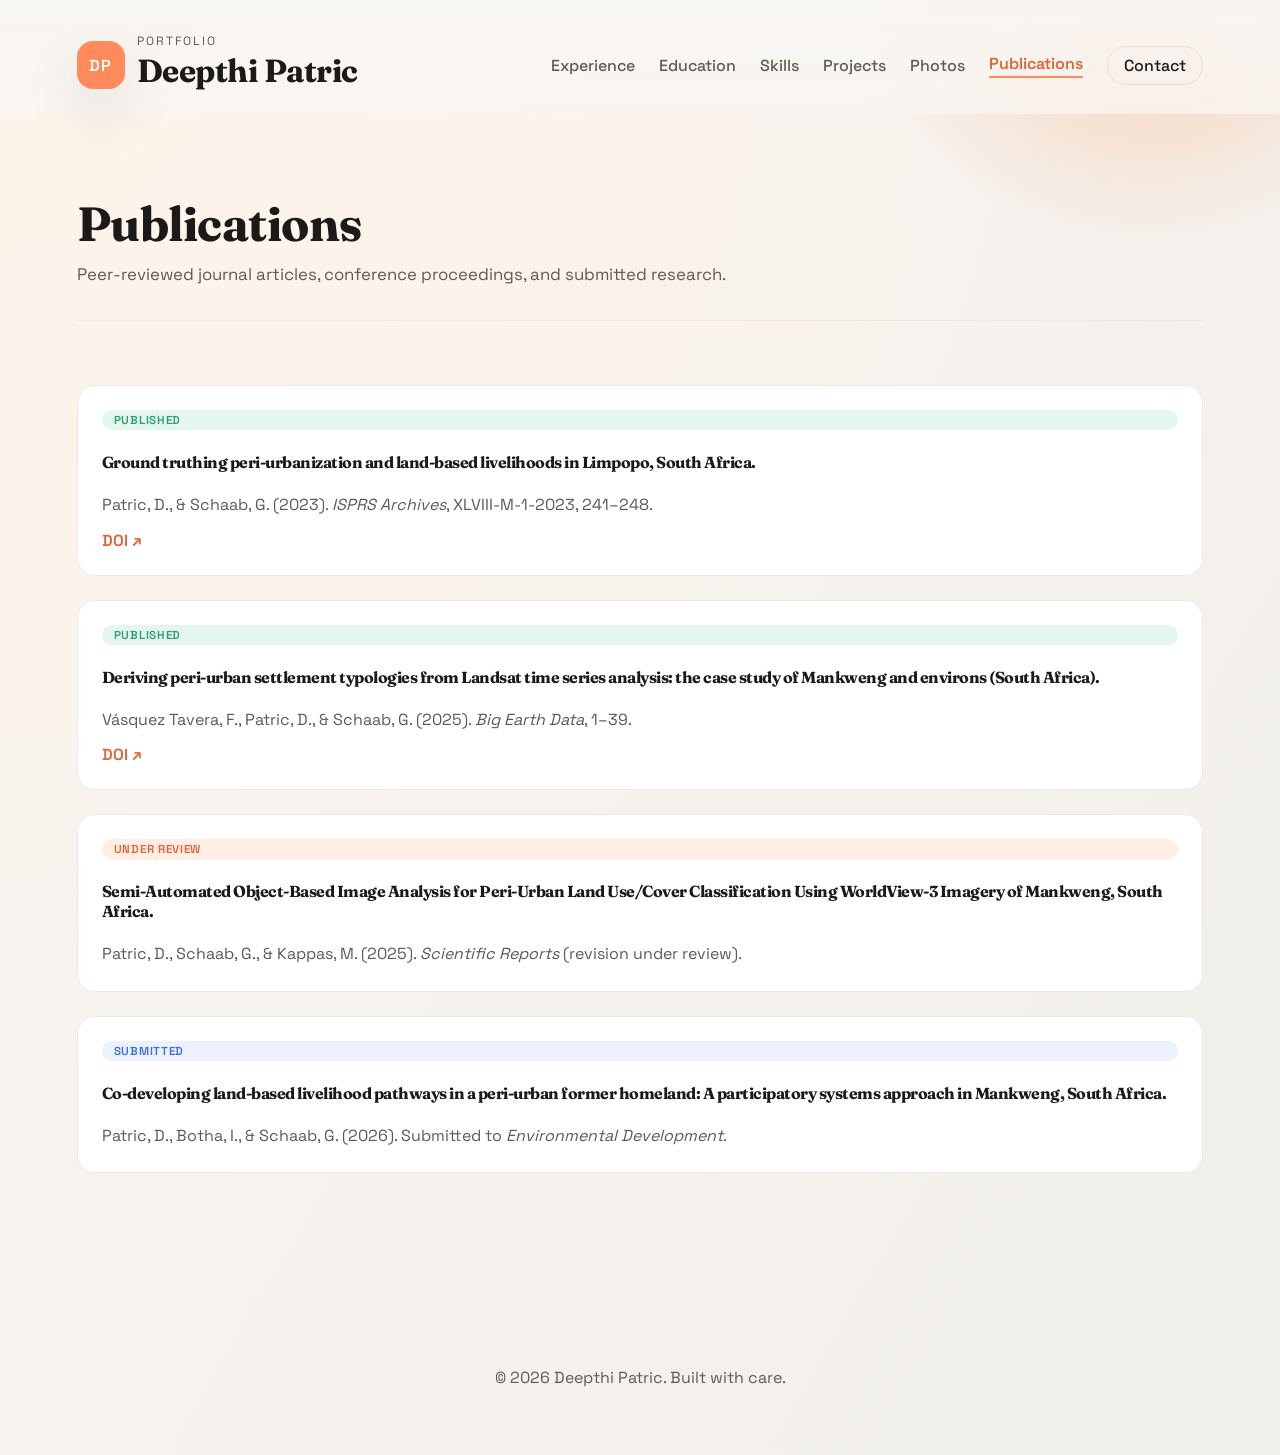
<file: publications.html>
<!doctype html>
<html lang="en">
  <head>
    <meta charset="UTF-8" />
    <meta name="viewport" content="width=device-width, initial-scale=1" />
    <title>Publications | Deepthi Patric</title>
    <!-- Google tag (gtag.js) -->
    <script async src="https://www.googletagmanager.com/gtag/js?id=G-7VV9YY1Y9J"></script>
    <script>
      window.dataLayer = window.dataLayer || [];
      function gtag(){dataLayer.push(arguments);}
      gtag('js', new Date());
      gtag('config', 'G-7VV9YY1Y9J');
    </script>
    <link rel="stylesheet" href="styles.css" />
  </head>
  <body>
    <div class="bg-orbit"></div>
    <header class="site-header">
      <div class="brand">
        <a href="index.html" style="text-decoration:none;color:inherit;display:flex;align-items:center;gap:0.75rem;">
          <span class="mark">DP</span>
          <div>
            <p class="eyebrow">Portfolio</p>
            <h1>Deepthi Patric</h1>
          </div>
        </a>
      </div>
      <nav class="nav">
        <a href="experience.html">Experience</a>
        <a href="education.html">Education</a>
        <a href="skills.html">Skills</a>
        <a href="projects.html">Projects</a>
        <a href="photos.html">Photos</a>
        <a href="publications.html" class="active">Publications</a>
        <a class="cta" href="contact.html">Contact</a>
      </nav>
    </header>

    <main>
      <section class="page-hero">
        <h2>Publications</h2>
        <p>Peer-reviewed journal articles, conference proceedings, and submitted research.</p>
      </section>

      <section class="section">
        <div class="pubs">

          <article>
            <span class="pub-status pub-status--published">Published</span>
            <h4>Ground truthing peri-urbanization and land-based livelihoods in Limpopo, South Africa.</h4>
            <p>Patric, D., &amp; Schaab, G. (2023). <em>ISPRS Archives</em>, XLVIII-M-1-2023, 241–248.</p>
            <a href="https://doi.org/10.5194/isprs-archives-XLVIII-M-1-2023-241-2023" target="_blank" rel="noopener">DOI ↗</a>
          </article>

          <article>
            <span class="pub-status pub-status--published">Published</span>
            <h4>Deriving peri-urban settlement typologies from Landsat time series analysis: the case study of Mankweng and environs (South Africa).</h4>
            <p>Vásquez Tavera, F., Patric, D., &amp; Schaab, G. (2025). <em>Big Earth Data</em>, 1–39.</p>
            <a href="https://doi.org/10.1080/20964471.2025.2565067" target="_blank" rel="noopener">DOI ↗</a>
          </article>

          <article>
            <span class="pub-status pub-status--review">Under Review</span>
            <h4>Semi-Automated Object-Based Image Analysis for Peri-Urban Land Use/Cover Classification Using WorldView-3 Imagery of Mankweng, South Africa.</h4>
            <p>Patric, D., Schaab, G., &amp; Kappas, M. (2025). <em>Scientific Reports</em> (revision under review).</p>
          </article>

          <article>
            <span class="pub-status pub-status--submitted">Submitted</span>
            <h4>Co-developing land-based livelihood pathways in a peri-urban former homeland: A participatory systems approach in Mankweng, South Africa.</h4>
            <p>Patric, D., Botha, I., &amp; Schaab, G. (2026). Submitted to <em>Environmental Development</em>.</p>
          </article>

        </div>
      </section>
    </main>

    <footer class="site-footer">
      <p>&copy; 2026 Deepthi Patric. Built with care.</p>
    </footer>
    <script src="script.js"></script>
  </body>
</html>
</file>
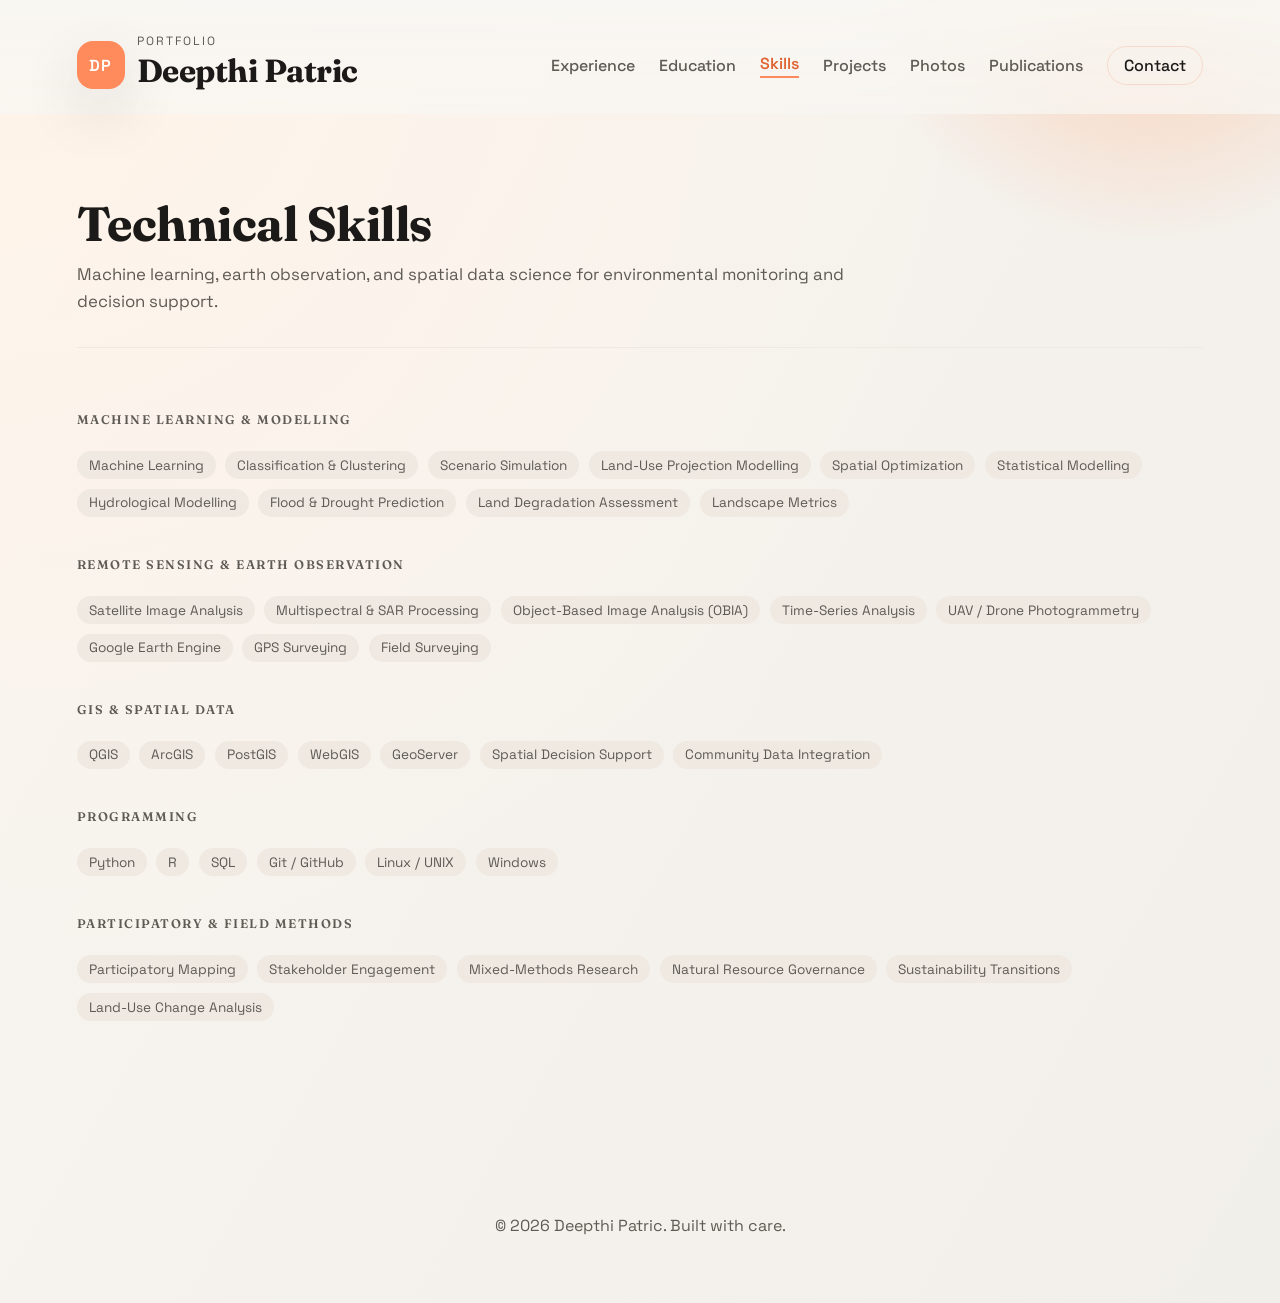
<file: skills.html>
<!doctype html>
<html lang="en">
  <head>
    <meta charset="UTF-8" />
    <meta name="viewport" content="width=device-width, initial-scale=1" />
    <title>Skills | Deepthi Patric</title>
    <!-- Google tag (gtag.js) -->
    <script async src="https://www.googletagmanager.com/gtag/js?id=G-7VV9YY1Y9J"></script>
    <script>
      window.dataLayer = window.dataLayer || [];
      function gtag(){dataLayer.push(arguments);}
      gtag('js', new Date());
      gtag('config', 'G-7VV9YY1Y9J');
    </script>
    <link rel="stylesheet" href="styles.css" />
  </head>
  <body>
    <div class="bg-orbit"></div>
    <header class="site-header">
      <div class="brand">
        <a href="index.html" style="text-decoration:none;color:inherit;display:flex;align-items:center;gap:0.75rem;">
          <span class="mark">DP</span>
          <div>
            <p class="eyebrow">Portfolio</p>
            <h1>Deepthi Patric</h1>
          </div>
        </a>
      </div>
      <nav class="nav">
        <a href="experience.html">Experience</a>
        <a href="education.html">Education</a>
        <a href="skills.html" class="active">Skills</a>
        <a href="projects.html">Projects</a>
        <a href="photos.html">Photos</a>
        <a href="publications.html">Publications</a>
        <a class="cta" href="contact.html">Contact</a>
      </nav>
    </header>

    <main>
      <section class="page-hero">
        <h2>Technical Skills</h2>
        <p>Machine learning, earth observation, and spatial data science for environmental monitoring and decision support.</p>
      </section>

      <section class="section">
        <div class="skill-groups">

          <div class="skill-group">
            <h4 class="skill-group-title">Machine Learning &amp; Modelling</h4>
            <div class="skill-tags">
              <span>Machine Learning</span>
              <span>Classification &amp; Clustering</span>
              <span>Scenario Simulation</span>
              <span>Land-Use Projection Modelling</span>
              <span>Spatial Optimization</span>
              <span>Statistical Modelling</span>
              <span>Hydrological Modelling</span>
              <span>Flood &amp; Drought Prediction</span>
              <span>Land Degradation Assessment</span>
              <span>Landscape Metrics</span>
            </div>
          </div>

          <div class="skill-group">
            <h4 class="skill-group-title">Remote Sensing &amp; Earth Observation</h4>
            <div class="skill-tags">
              <span>Satellite Image Analysis</span>
              <span>Multispectral &amp; SAR Processing</span>
              <span>Object-Based Image Analysis (OBIA)</span>
              <span>Time-Series Analysis</span>
              <span>UAV / Drone Photogrammetry</span>
              <span>Google Earth Engine</span>
              <span>GPS Surveying</span>
              <span>Field Surveying</span>
            </div>
          </div>

          <div class="skill-group">
            <h4 class="skill-group-title">GIS &amp; Spatial Data</h4>
            <div class="skill-tags">
              <span>QGIS</span>
              <span>ArcGIS</span>
              <span>PostGIS</span>
              <span>WebGIS</span>
              <span>GeoServer</span>
              <span>Spatial Decision Support</span>
              <span>Community Data Integration</span>
            </div>
          </div>

          <div class="skill-group">
            <h4 class="skill-group-title">Programming</h4>
            <div class="skill-tags">
              <span>Python</span>
              <span>R</span>
              <span>SQL</span>
              <span>Git / GitHub</span>
              <span>Linux / UNIX</span>
              <span>Windows</span>
            </div>
          </div>

          <div class="skill-group">
            <h4 class="skill-group-title">Participatory &amp; Field Methods</h4>
            <div class="skill-tags">
              <span>Participatory Mapping</span>
              <span>Stakeholder Engagement</span>
              <span>Mixed-Methods Research</span>
              <span>Natural Resource Governance</span>
              <span>Sustainability Transitions</span>
              <span>Land-Use Change Analysis</span>
            </div>
          </div>

        </div>
      </section>
    </main>

    <footer class="site-footer">
      <p>&copy; 2026 Deepthi Patric. Built with care.</p>
    </footer>
    <script src="script.js"></script>
  </body>
</html>
</file>
<file: styles.css>
@import url("https://fonts.googleapis.com/css2?family=Fraunces:wght@600;700&family=Space+Grotesk:wght@400;500;600&display=swap");

:root {
  --bg: #f8f6f2;
  --ink: #1b1a18;
  --muted: #5e5a54;
  --accent: #ff8a5b;
  --accent-dark: #e06433;
  --card: #ffffff;
  --soft: #efe9e2;
  --ring: #f6d9c9;
  --shadow: 0 24px 60px rgba(24, 24, 24, 0.12);
  --radius: 24px;
}

* {
  box-sizing: border-box;
}

body {
  margin: 0;
  font-family: "Space Grotesk", "Trebuchet MS", sans-serif;
  color: var(--ink);
  background: radial-gradient(circle at top left, #fff3e8, transparent 55%),
    linear-gradient(120deg, #f9f5f1 0%, #f1efe9 100%);
  min-height: 100vh;
}

h1,
h2,
h3,
h4,
h5 {
  margin: 0 0 0.5rem;
  font-family: "Fraunces", "Times New Roman", serif;
  letter-spacing: -0.5px;
}

p {
  margin: 0;
  color: var(--muted);
  line-height: 1.6;
}

a {
  color: inherit;
  text-decoration: none;
}

.bg-orbit {
  position: fixed;
  top: -40vh;
  right: -20vh;
  width: 70vh;
  height: 70vh;
  background: radial-gradient(circle, rgba(255, 172, 127, 0.55), transparent 65%);
  filter: blur(2px);
  pointer-events: none;
  z-index: 0;
}

.site-header {
  position: sticky;
  top: 0;
  z-index: 5;
  display: flex;
  justify-content: space-between;
  align-items: center;
  padding: 2rem 6vw 1rem;
  background: linear-gradient(180deg, rgba(248, 246, 242, 0.96), rgba(248, 246, 242, 0.75));
  backdrop-filter: blur(10px);
}

.brand {
  display: flex;
  align-items: center;
  gap: 1rem;
}

.mark {
  width: 48px;
  height: 48px;
  border-radius: 16px;
  background: var(--accent);
  color: white;
  display: grid;
  place-items: center;
  font-weight: 600;
  letter-spacing: 1px;
  box-shadow: var(--shadow);
}

.eyebrow {
  text-transform: uppercase;
  font-size: 0.75rem;
  letter-spacing: 2px;
}

.nav {
  display: flex;
  gap: 1.5rem;
  align-items: center;
  font-weight: 500;
}

.nav a {
  color: var(--muted);
}

.nav .cta {
  padding: 0.5rem 1rem;
  border-radius: 999px;
  border: 1px solid var(--ring);
  color: var(--ink);
}

main {
  position: relative;
  z-index: 1;
  padding: 2rem 6vw 6rem;
}

.hero {
  display: grid;
  grid-template-columns: minmax(0, 1.2fr) minmax(0, 0.8fr);
  gap: 2.5rem;
  align-items: center;
  padding: 3rem 0 4rem;
}

.hero-text h2 {
  font-size: clamp(2.4rem, 4vw, 3.6rem);
  color: var(--ink);
}

.kicker {
  text-transform: uppercase;
  letter-spacing: 2px;
  font-size: 0.8rem;
  color: var(--accent-dark);
  margin-bottom: 0.75rem;
}

.lede {
  max-width: 520px;
  margin: 1rem 0 2rem;
}

.hero-actions {
  display: flex;
  gap: 1rem;
  flex-wrap: wrap;
}

.btn {
  padding: 0.85rem 1.6rem;
  border-radius: 999px;
  font-weight: 600;
  border: 1px solid transparent;
}

.btn.primary {
  background: var(--accent);
  color: white;
  box-shadow: 0 16px 30px rgba(255, 138, 91, 0.35);
}

.btn.ghost {
  border-color: var(--ring);
  background: white;
  color: var(--ink);
}

.hero-card {
  background: var(--card);
  border-radius: var(--radius);
  padding: 2rem;
  box-shadow: var(--shadow);
  border: 1px solid var(--soft);
}

.profile-card {
  display: grid;
  gap: 1.5rem;
}

.profile-photo {
  width: 100%;
  border-radius: 20px;
  object-fit: cover;
  max-height: 320px;
}

.profile-title {
  font-weight: 600;
  color: var(--ink);
}

.card-top {
  display: flex;
  justify-content: space-between;
  margin-bottom: 1rem;
  font-weight: 600;
}

.pill-row {
  display: flex;
  flex-wrap: wrap;
  gap: 0.5rem;
  margin-top: 1.5rem;
}

.pill-row span {
  padding: 0.35rem 0.75rem;
  background: var(--soft);
  border-radius: 999px;
  font-size: 0.85rem;
  color: var(--muted);
}

.section {
  padding: 4rem 0;
  border-top: 1px solid var(--soft);
}

.timeline {
  display: grid;
  gap: 1.5rem;
}

.role {
  background: var(--card);
  padding: 1.75rem;
  border-radius: 20px;
  border: 1px solid var(--soft);
}

.role-title {
  display: grid;
  gap: 0.35rem;
  margin-bottom: 0.5rem;
}

.role-title span {
  color: var(--muted);
  font-size: 0.95rem;
}

.role ul {
  margin: 0.75rem 0 0;
  padding-left: 1.2rem;
  color: var(--muted);
  line-height: 1.6;
}

.role li + li {
  margin-top: 0.4rem;
}

.section-title {
  display: flex;
  justify-content: space-between;
  gap: 2rem;
  align-items: baseline;
  margin-bottom: 2.5rem;
}

.grid {
  display: grid;
  grid-template-columns: repeat(auto-fit, minmax(240px, 1fr));
  gap: 1.5rem;
}

.project {
  background: var(--card);
  padding: 1.75rem;
  border-radius: 20px;
  border: 1px solid var(--soft);
  transition: transform 0.3s ease, box-shadow 0.3s ease;
}

.project:hover {
  transform: translateY(-6px);
  box-shadow: var(--shadow);
}

.project-meta {
  display: flex;
  gap: 1rem;
  align-items: center;
  font-weight: 600;
}

.project-tags {
  display: flex;
  gap: 0.5rem;
  flex-wrap: wrap;
  margin-top: 1.25rem;
}

.project-tags span {
  background: var(--ring);
  padding: 0.3rem 0.6rem;
  border-radius: 999px;
  font-size: 0.8rem;
  color: var(--ink);
}

.split {
  display: grid;
  grid-template-columns: minmax(0, 1fr) minmax(0, 1fr);
  gap: 2rem;
}

.skills {
  display: grid;
  gap: 1.5rem;
}

.edu-list {
  display: grid;
  gap: 1.25rem;
}

.edu {
  background: var(--card);
  padding: 1.5rem;
  border-radius: 18px;
  border: 1px solid var(--soft);
}

.edu span {
  color: var(--muted);
  font-size: 0.9rem;
}

.skill {
  background: var(--card);
  padding: 1.5rem;
  border-radius: 18px;
  border: 1px solid var(--soft);
}

.about {
  display: grid;
  grid-template-columns: minmax(0, 1.2fr) minmax(0, 0.8fr);
  gap: 2rem;
}

.facts {
  display: grid;
  gap: 1rem;
}

.facts div {
  background: var(--card);
  padding: 1.25rem;
  border-radius: 18px;
  border: 1px solid var(--soft);
  display: grid;
  gap: 0.35rem;
}

.skill-tags {
  display: flex;
  flex-wrap: wrap;
  gap: 0.6rem;
  margin-top: 1.5rem;
}

.skill-tags span {
  padding: 0.35rem 0.75rem;
  background: var(--soft);
  border-radius: 999px;
  font-size: 0.85rem;
  color: var(--muted);
}

.pubs {
  display: grid;
  gap: 1.5rem;
}

.pubs article {
  background: var(--card);
  border-radius: 18px;
  border: 1px solid var(--soft);
  padding: 1.5rem;
  display: grid;
  gap: 0.75rem;
}

.pubs a {
  color: var(--accent-dark);
  font-weight: 600;
}

.photo-grid {
  display: grid;
  grid-template-columns: repeat(auto-fit, minmax(220px, 1fr));
  gap: 1.5rem;
}

.photo-card {
  margin: 0;
  background: var(--card);
  border-radius: 20px;
  border: 1px solid var(--soft);
  overflow: hidden;
  box-shadow: 0 14px 30px rgba(24, 24, 24, 0.08);
}

.photo-card img {
  display: block;
  width: 100%;
  height: 260px;
  object-fit: cover;
}

.photo-card figcaption {
  padding: 1rem 1.1rem 1.15rem;
  color: var(--muted);
  font-size: 0.95rem;
}

.contact {
  display: grid;
  grid-template-columns: minmax(0, 1fr) minmax(0, 1fr);
  gap: 2rem;
  align-items: center;
}

.contact-card {
  background: var(--card);
  border-radius: var(--radius);
  padding: 2rem;
  border: 1px solid var(--soft);
}

.site-footer {
  padding: 2rem 6vw 4rem;
  text-align: center;
  color: var(--muted);
}

.reveal {
  opacity: 0;
  transform: translateY(20px);
  transition: opacity 0.6s ease, transform 0.6s ease;
}

.reveal.visible {
  opacity: 1;
  transform: translateY(0);
}

@media (max-width: 960px) {
  .hero,
  .split,
  .about,
  .contact {
    grid-template-columns: 1fr;
  }

  .site-header {
    flex-direction: column;
    align-items: flex-start;
    gap: 1rem;
  }

  .section-title {
    flex-direction: column;
    align-items: flex-start;
  }
}

@media (max-width: 640px) {
  .nav {
    flex-wrap: wrap;
    gap: 1rem;
  }

  .hero {
    padding-top: 1rem;
  }
}

/* ============================================================
   MULTI-PAGE ADDITIONS
   ============================================================ */

/* Active nav link */
.nav a.active {
  color: var(--accent-dark);
  font-weight: 600;
  border-bottom: 2px solid var(--accent);
  padding-bottom: 2px;
}

/* Page hero (inner pages) */
.page-hero {
  padding: 3rem 0 2rem;
  max-width: 800px;
}

.page-hero h2 {
  font-size: clamp(2rem, 4vw, 3rem);
  font-family: "Fraunces", "Times New Roman", serif;
  color: var(--ink);
  margin-bottom: 0.5rem;
}

.page-hero p {
  color: var(--muted);
  font-size: 1.05rem;
}

/* About block */
.about-block {
  max-width: 760px;
}

.about-block p {
  margin-bottom: 1rem;
  line-height: 1.8;
  font-size: 1.05rem;
  color: var(--muted);
}

/* Highlight cards */
.highlights {
  grid-template-columns: repeat(auto-fit, minmax(200px, 1fr));
  gap: 1.25rem;
}

.highlight-card {
  display: block;
  text-decoration: none;
  color: inherit;
  background: var(--card);
  border: 1px solid var(--soft);
  border-radius: var(--radius);
  padding: 1.5rem;
  box-shadow: 0 8px 24px rgba(24,24,24,0.07);
  transition: transform 0.2s, box-shadow 0.2s;
}

.highlight-card:hover {
  transform: translateY(-4px);
  box-shadow: var(--shadow);
}

.highlight-num {
  display: block;
  font-size: 2.5rem;
  font-weight: 700;
  font-family: "Fraunces", serif;
  color: var(--accent);
  margin-bottom: 0.4rem;
}

.highlight-card p {
  font-size: 0.9rem;
  color: var(--muted);
  margin: 0;
}

/* Education cards (full page) */
.edu-list--full {
  display: flex;
  flex-direction: column;
  gap: 1.5rem;
  max-width: 800px;
}

.edu--card {
  display: flex;
  gap: 1.5rem;
  align-items: flex-start;
  background: var(--card);
  border: 1px solid var(--soft);
  border-radius: var(--radius);
  padding: 1.75rem;
  box-shadow: 0 8px 24px rgba(24,24,24,0.06);
}

.edu-badge {
  background: var(--accent);
  color: #fff;
  font-weight: 700;
  font-size: 0.8rem;
  border-radius: 10px;
  padding: 0.4rem 0.85rem;
  white-space: nowrap;
  align-self: flex-start;
  margin-top: 0.2rem;
  box-shadow: 0 4px 12px rgba(255,138,91,0.3);
}

.edu-thesis {
  margin-top: 0.75rem;
  font-size: 0.88rem;
  color: var(--muted);
  line-height: 1.65;
}

.edu-thesis a {
  color: var(--accent-dark);
  font-weight: 600;
}

/* Skill groups */
.skill-groups {
  display: flex;
  flex-direction: column;
  gap: 2.5rem;
}

.skill-group-title {
  font-size: 0.78rem;
  text-transform: uppercase;
  letter-spacing: 0.12em;
  color: var(--muted);
  margin-bottom: 0.75rem;
  font-weight: 600;
}

/* Full project cards */
.projects-full {
  display: flex;
  flex-direction: column;
  gap: 2rem;
}

.project--full {
  background: var(--card);
  border: 1px solid var(--soft);
  border-radius: var(--radius);
  padding: 2rem;
  box-shadow: 0 8px 24px rgba(24,24,24,0.06);
  transition: transform 0.2s, box-shadow 0.2s;
}

.project--full:hover {
  transform: translateY(-4px);
  box-shadow: var(--shadow);
}

.project--full p {
  margin: 0.75rem 0 1rem;
  line-height: 1.75;
  color: var(--muted);
  font-size: 0.93rem;
}

/* Publication status badges */
.pub-status {
  display: inline-block;
  font-size: 0.72rem;
  font-weight: 600;
  letter-spacing: 0.06em;
  text-transform: uppercase;
  border-radius: 999px;
  padding: 0.2rem 0.75rem;
  margin-bottom: 0.6rem;
}

.pub-status--published {
  background: rgba(72, 199, 142, 0.15);
  color: #2d9e6b;
}

.pub-status--review {
  background: rgba(255, 138, 91, 0.15);
  color: var(--accent-dark);
}

.pub-status--submitted {
  background: rgba(91, 141, 238, 0.12);
  color: #3a6fd8;
}

/* Contact page */
.contact-card h3 {
  margin-bottom: 1rem;
}

.contact-card p {
  margin-bottom: 0.5rem;
  font-size: 0.92rem;
}

.contact-card a {
  color: var(--accent-dark);
}

@media (max-width: 640px) {
  .edu--card {
    flex-direction: column;
    gap: 0.75rem;
  }
}
</file>
